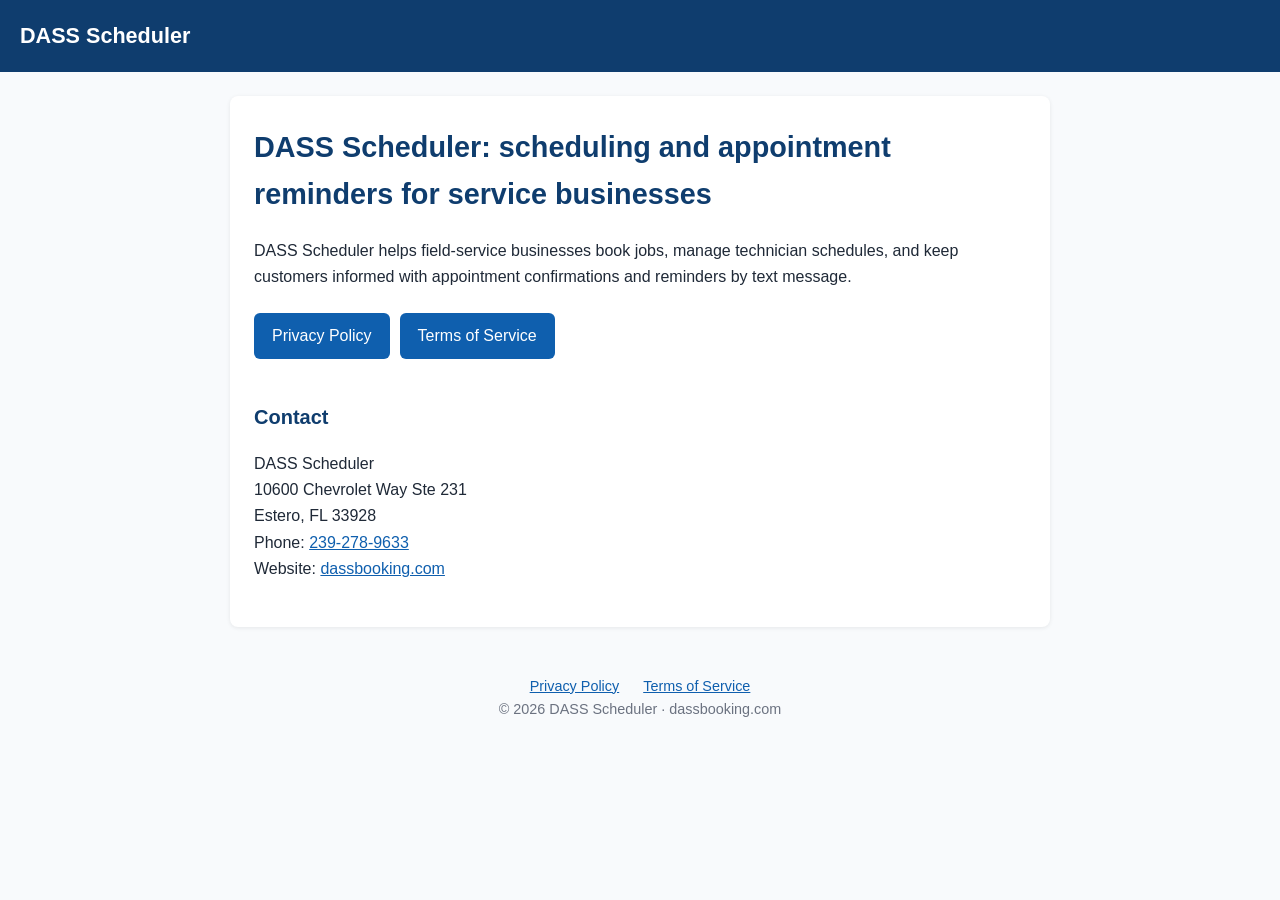
<file: index.html>
<!DOCTYPE html>
<html lang="en"><head><meta charset="utf-8"><meta name="viewport" content="width=device-width,initial-scale=1">
<title>DASS Scheduler</title><link rel="stylesheet" href="/style.css"></head>
<body><header><a href="/">DASS Scheduler</a></header><main>
<h1>DASS Scheduler: scheduling and appointment reminders for service businesses</h1>
<p>DASS Scheduler helps field-service businesses book jobs, manage technician schedules, and keep customers informed with appointment confirmations and reminders by text message.</p>
<div class="btns"><a href="/privacy/">Privacy Policy</a><a href="/terms/">Terms of Service</a></div>
<h2>Contact</h2><p>DASS Scheduler<br>10600 Chevrolet Way Ste 231<br>Estero, FL 33928<br>Phone: <a href="tel:+12392789633">239-278-9633</a><br>Website: <a href="https://dassbooking.com">dassbooking.com</a></p>
</main><footer><a href="/privacy/">Privacy Policy</a> <a href="/terms/">Terms of Service</a><br>&copy; 2026 DASS Scheduler &middot; dassbooking.com</footer></body></html>
</file>
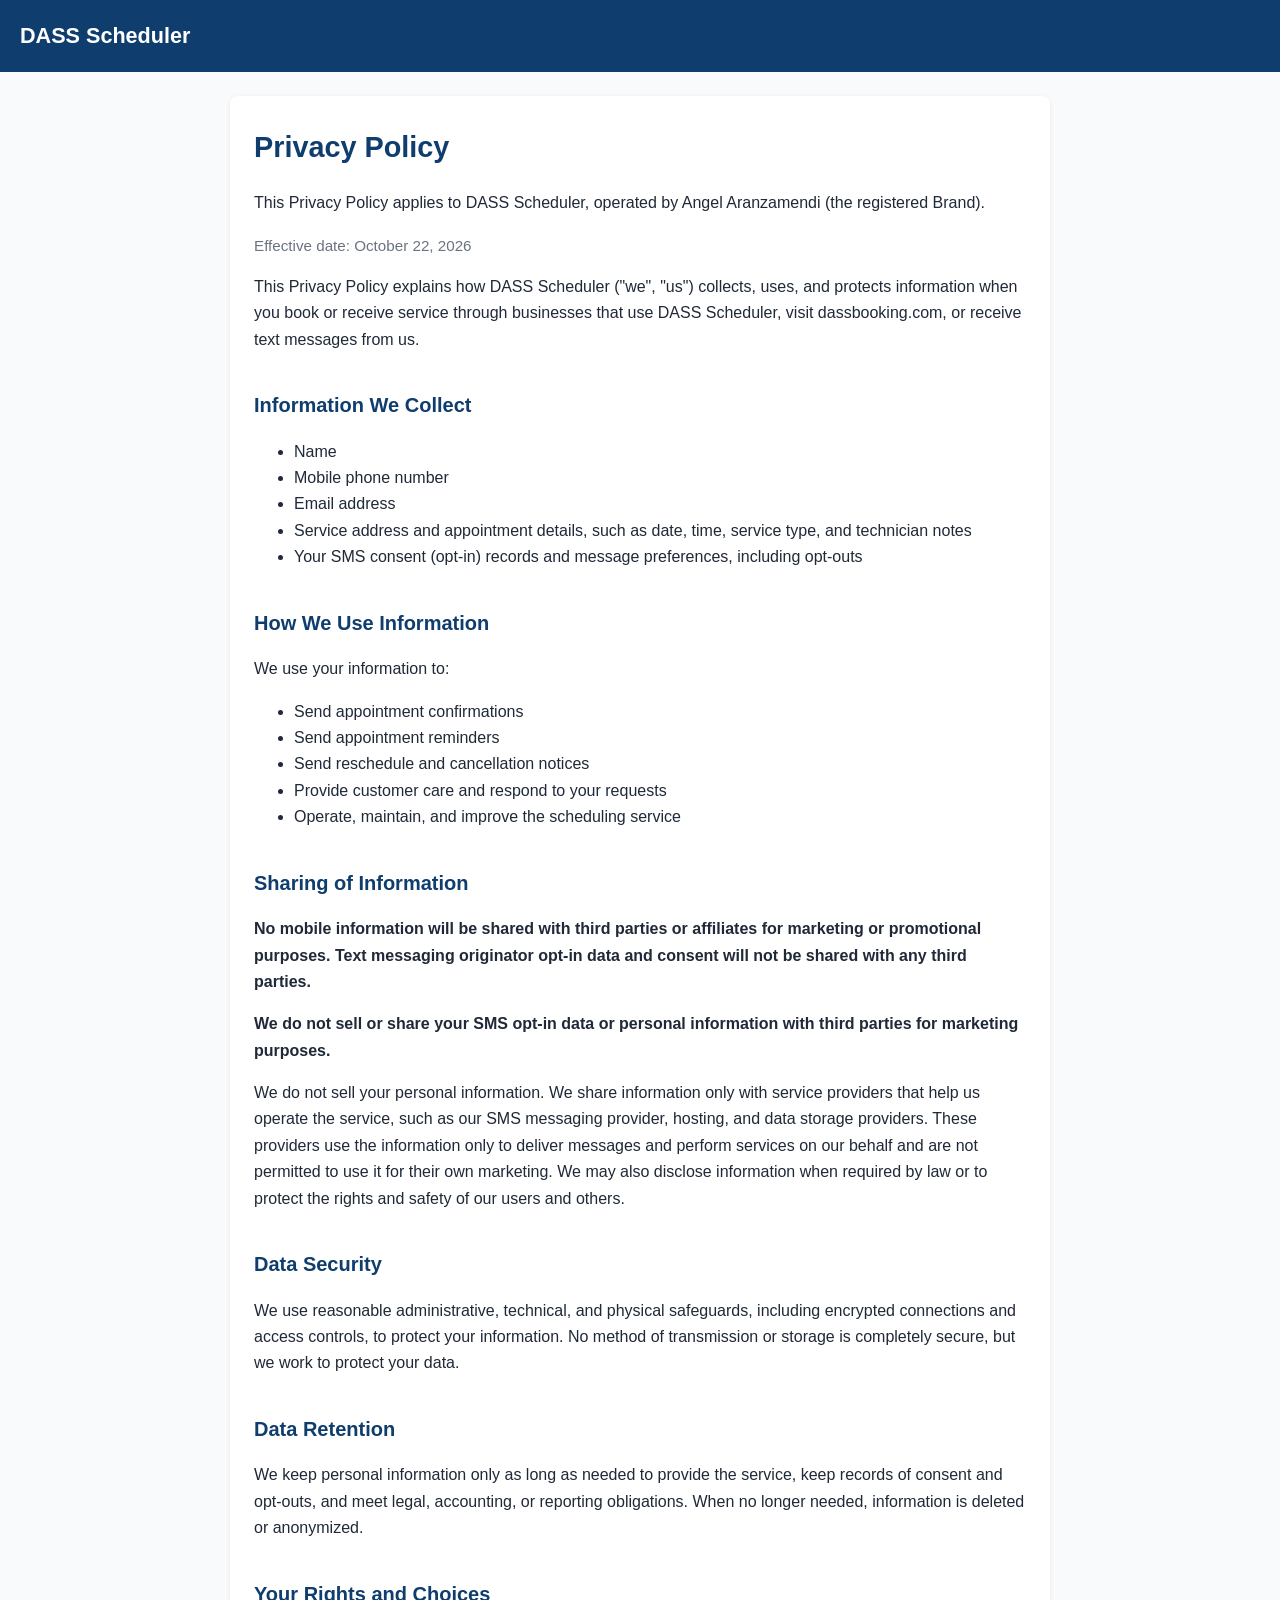
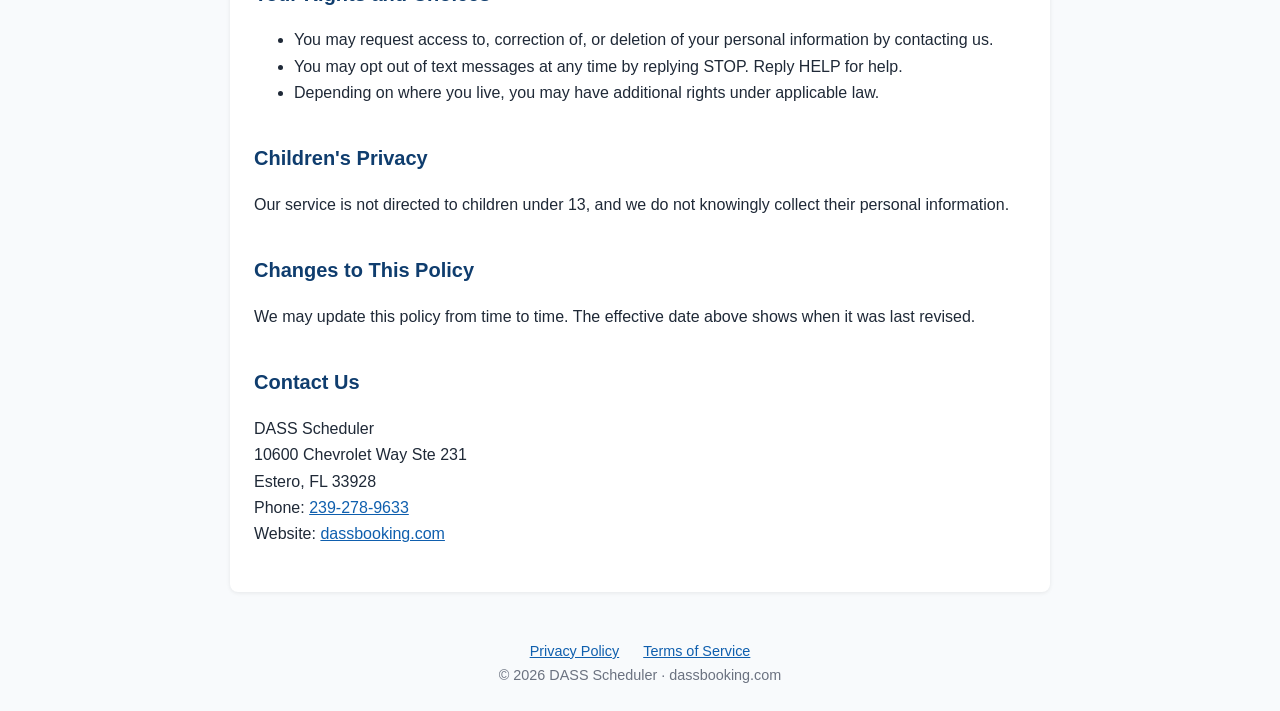
<file: privacy/index.html>
<!DOCTYPE html>
<html lang="en"><head><meta charset="utf-8"><meta name="viewport" content="width=device-width,initial-scale=1">
<title>Privacy Policy | DASS Scheduler</title><link rel="stylesheet" href="/style.css"></head>
<body><header><a href="/">DASS Scheduler</a></header><main>
<h1>Privacy Policy</h1><p>This Privacy Policy applies to DASS Scheduler, operated by Angel Aranzamendi (the registered Brand).</p><p class="meta">Effective date: October 22, 2026</p>
<p>This Privacy Policy explains how DASS Scheduler ("we", "us") collects, uses, and protects information when you book or receive service through businesses that use DASS Scheduler, visit dassbooking.com, or receive text messages from us.</p>
<h2>Information We Collect</h2><ul><li>Name</li><li>Mobile phone number</li><li>Email address</li><li>Service address and appointment details, such as date, time, service type, and technician notes</li><li>Your SMS consent (opt-in) records and message preferences, including opt-outs</li></ul>
<h2>How We Use Information</h2><p>We use your information to:</p><ul><li>Send appointment confirmations</li><li>Send appointment reminders</li><li>Send reschedule and cancellation notices</li><li>Provide customer care and respond to your requests</li><li>Operate, maintain, and improve the scheduling service</li></ul>
<h2>Sharing of Information</h2>
<p><strong>No mobile information will be shared with third parties or affiliates for marketing or promotional purposes. Text messaging originator opt-in data and consent will not be shared with any third parties.</strong></p>
<p><strong>We do not sell or share your SMS opt-in data or personal information with third parties for marketing purposes.</strong></p><p>We do not sell your personal information. We share information only with service providers that help us operate the service, such as our SMS messaging provider, hosting, and data storage providers. These providers use the information only to deliver messages and perform services on our behalf and are not permitted to use it for their own marketing. We may also disclose information when required by law or to protect the rights and safety of our users and others.</p>
<h2>Data Security</h2><p>We use reasonable administrative, technical, and physical safeguards, including encrypted connections and access controls, to protect your information. No method of transmission or storage is completely secure, but we work to protect your data.</p>
<h2>Data Retention</h2><p>We keep personal information only as long as needed to provide the service, keep records of consent and opt-outs, and meet legal, accounting, or reporting obligations. When no longer needed, information is deleted or anonymized.</p>
<h2>Your Rights and Choices</h2><ul><li>You may request access to, correction of, or deletion of your personal information by contacting us.</li><li>You may opt out of text messages at any time by replying STOP. Reply HELP for help.</li><li>Depending on where you live, you may have additional rights under applicable law.</li></ul>
<h2>Children's Privacy</h2><p>Our service is not directed to children under 13, and we do not knowingly collect their personal information.</p>
<h2>Changes to This Policy</h2><p>We may update this policy from time to time. The effective date above shows when it was last revised.</p>
<h2>Contact Us</h2><p>DASS Scheduler<br>10600 Chevrolet Way Ste 231<br>Estero, FL 33928<br>Phone: <a href="tel:+12392789633">239-278-9633</a><br>Website: <a href="https://dassbooking.com">dassbooking.com</a></p>
</main><footer><a href="/privacy/">Privacy Policy</a> <a href="/terms/">Terms of Service</a><br>&copy; 2026 DASS Scheduler &middot; dassbooking.com</footer></body></html>
</file>
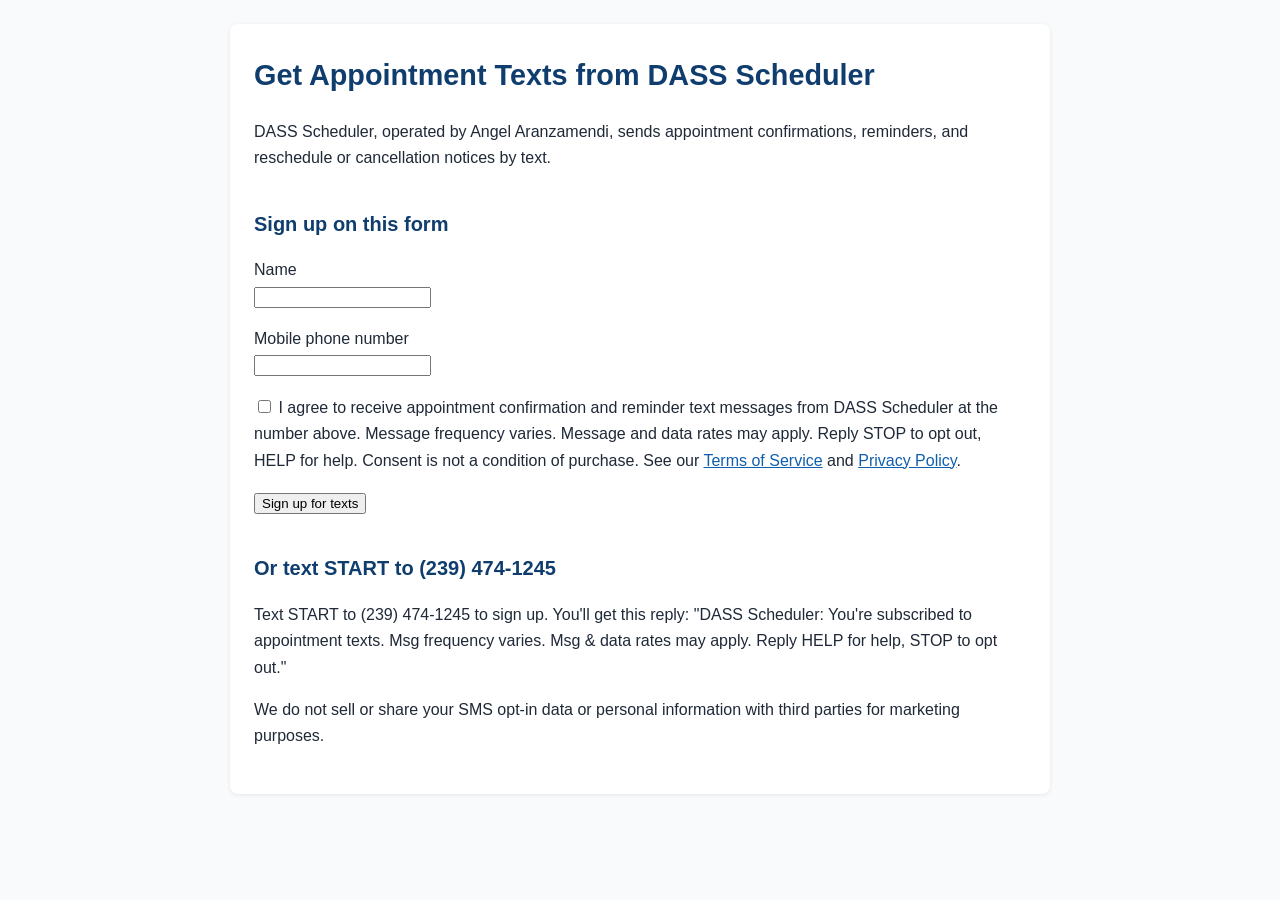
<file: sms/index.html>
<!doctype html><html lang="en"><head><meta charset="utf-8"><meta name="viewport" content="width=device-width,initial-scale=1"><title>Text Message Sign-Up | DASS Scheduler</title><link rel="stylesheet" href="/style.css"></head><body><main>
<h1>Get Appointment Texts from DASS Scheduler</h1>
<p>DASS Scheduler, operated by Angel Aranzamendi, sends appointment confirmations, reminders, and reschedule or cancellation notices by text.</p>
<h2>Sign up on this form</h2>
<form onsubmit="event.preventDefault();this.querySelector('.ok').hidden=false;">
<p><label>Name<br><input name="name" required></label></p>
<p><label>Mobile phone number<br><input name="phone" type="tel" required></label></p>
<p><label><input type="checkbox"> I agree to receive appointment confirmation and reminder text messages from DASS Scheduler at the number above. Message frequency varies. Message and data rates may apply. Reply STOP to opt out, HELP for help. Consent is not a condition of purchase. See our <a href="/terms/">Terms of Service</a> and <a href="/privacy/">Privacy Policy</a>.</label></p>
<p><button type="submit">Sign up for texts</button></p>
<p class="ok" hidden>Thanks! You'll receive a confirmation text shortly.</p>
</form>
<h2>Or text START to (239) 474-1245</h2>
<p>Text START to (239) 474-1245 to sign up. You'll get this reply: "DASS Scheduler: You're subscribed to appointment texts. Msg frequency varies. Msg &amp; data rates may apply. Reply HELP for help, STOP to opt out."</p>
<p>We do not sell or share your SMS opt-in data or personal information with third parties for marketing purposes.</p>
</main></body></html>
</file>
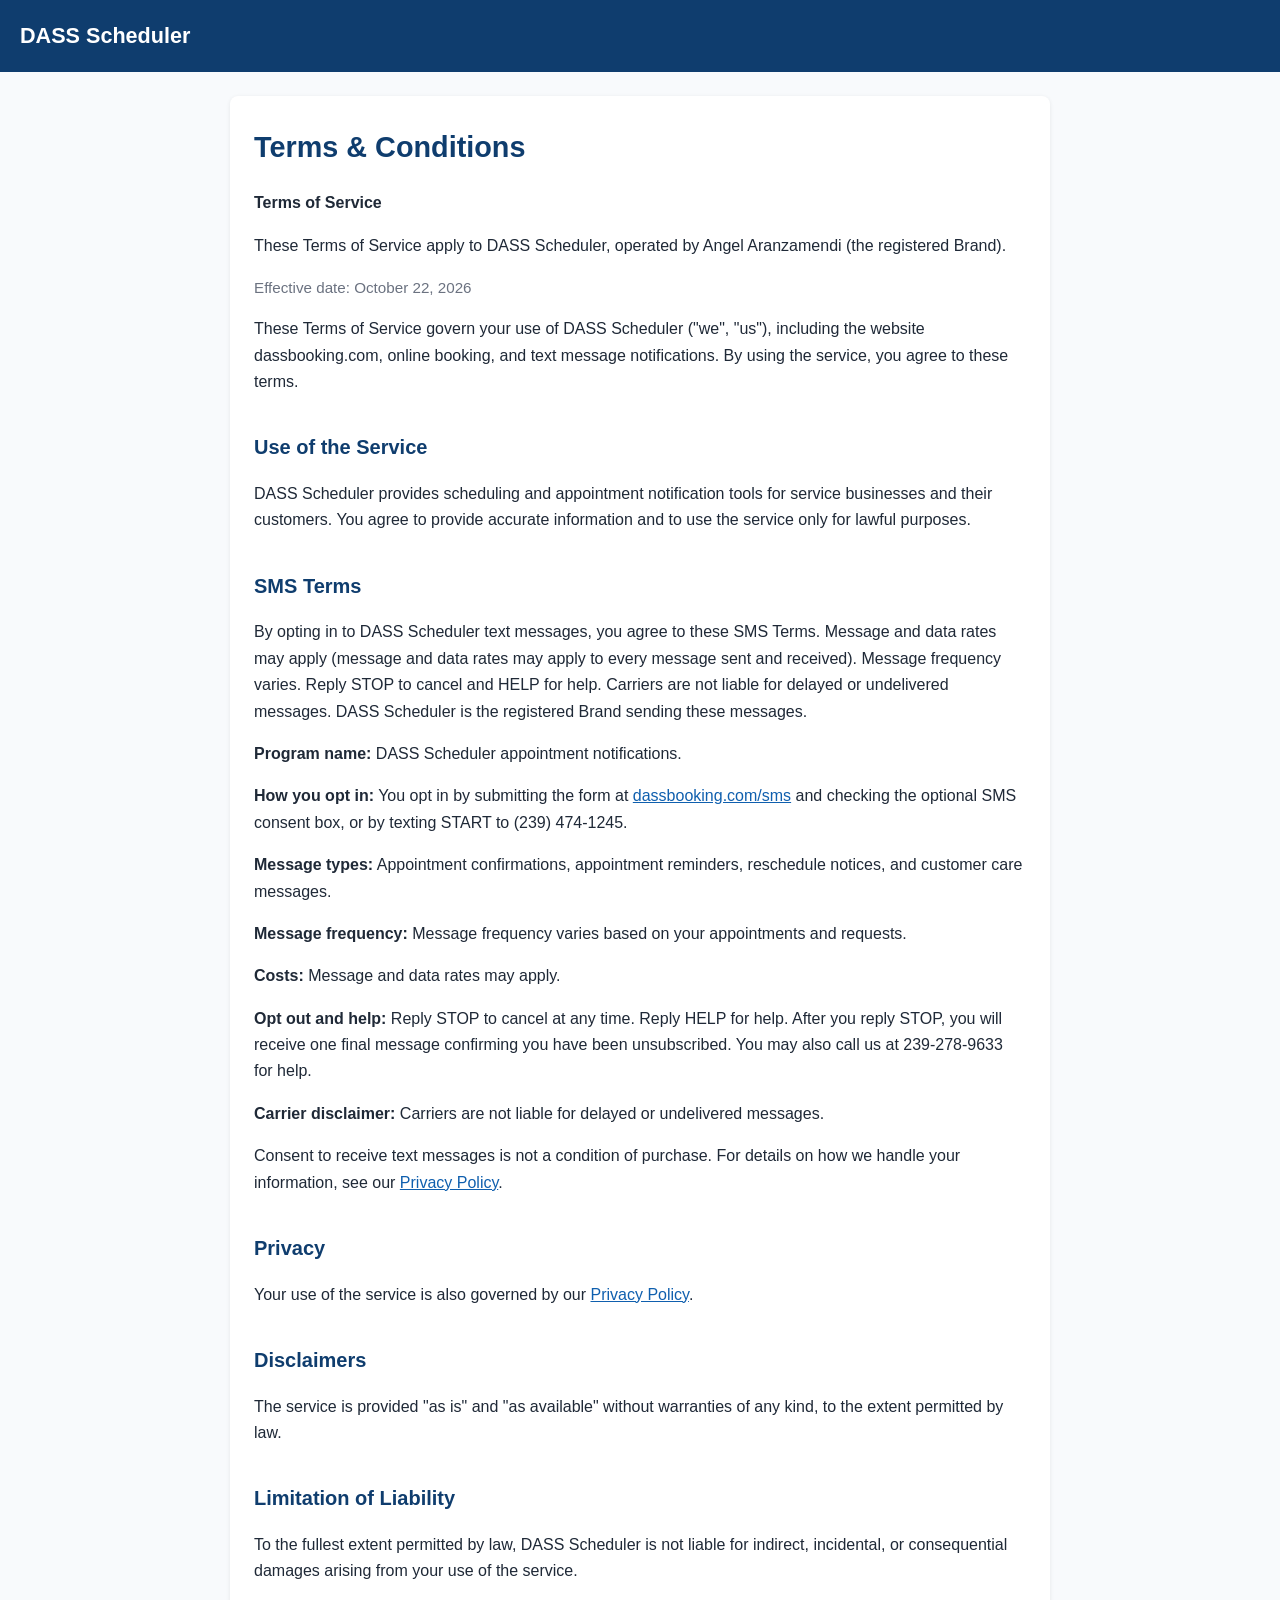
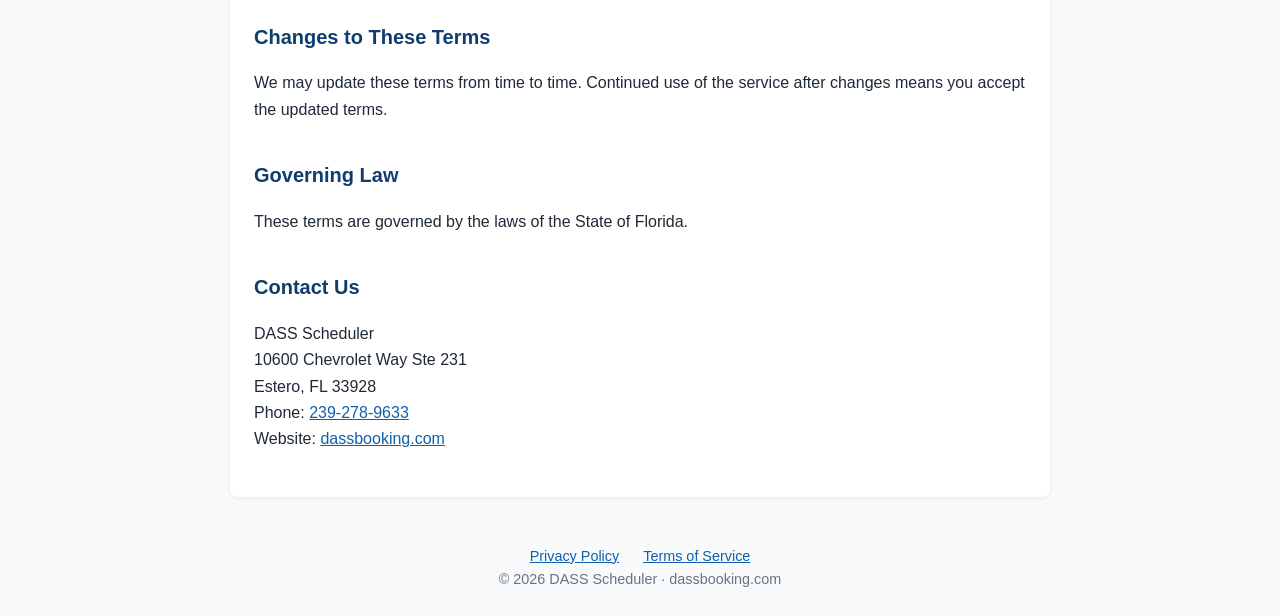
<file: terms/index.html>
<!DOCTYPE html>
<html lang="en"><head><meta charset="utf-8"><meta name="viewport" content="width=device-width,initial-scale=1">
<title>Terms &amp; Conditions (Terms of Service) | DASS Scheduler</title><link rel="stylesheet" href="/style.css"></head>
<body><header><a href="/">DASS Scheduler</a></header><main>
<h1>Terms &amp; Conditions</h1><p><strong>Terms of Service</strong></p><p>These Terms of Service apply to DASS Scheduler, operated by Angel Aranzamendi (the registered Brand).</p><p class="meta">Effective date: October 22, 2026</p>
<p>These Terms of Service govern your use of DASS Scheduler ("we", "us"), including the website dassbooking.com, online booking, and text message notifications. By using the service, you agree to these terms.</p>
<h2>Use of the Service</h2><p>DASS Scheduler provides scheduling and appointment notification tools for service businesses and their customers. You agree to provide accurate information and to use the service only for lawful purposes.</p>
<h2>SMS Terms</h2><p>By opting in to DASS Scheduler text messages, you agree to these SMS Terms. Message and data rates may apply (message and data rates may apply to every message sent and received). Message frequency varies. Reply STOP to cancel and HELP for help. Carriers are not liable for delayed or undelivered messages. DASS Scheduler is the registered Brand sending these messages.</p>
<p><strong>Program name:</strong> DASS Scheduler appointment notifications.</p>
<p><strong>How you opt in:</strong> You opt in by submitting the form at <a href="/sms/">dassbooking.com/sms</a> and checking the optional SMS consent box, or by texting START to (239) 474-1245.</p>
<p><strong>Message types:</strong> Appointment confirmations, appointment reminders, reschedule notices, and customer care messages.</p>
<p><strong>Message frequency:</strong> Message frequency varies based on your appointments and requests.</p>
<p><strong>Costs:</strong> Message and data rates may apply.</p>
<p><strong>Opt out and help:</strong> Reply STOP to cancel at any time. Reply HELP for help. After you reply STOP, you will receive one final message confirming you have been unsubscribed. You may also call us at 239-278-9633 for help.</p>
<p><strong>Carrier disclaimer:</strong> Carriers are not liable for delayed or undelivered messages.</p>
<p>Consent to receive text messages is not a condition of purchase. For details on how we handle your information, see our <a href="/privacy/">Privacy Policy</a>.</p>
<h2>Privacy</h2><p>Your use of the service is also governed by our <a href="/privacy/">Privacy Policy</a>.</p>
<h2>Disclaimers</h2><p>The service is provided "as is" and "as available" without warranties of any kind, to the extent permitted by law.</p>
<h2>Limitation of Liability</h2><p>To the fullest extent permitted by law, DASS Scheduler is not liable for indirect, incidental, or consequential damages arising from your use of the service.</p>
<h2>Changes to These Terms</h2><p>We may update these terms from time to time. Continued use of the service after changes means you accept the updated terms.</p>
<h2>Governing Law</h2><p>These terms are governed by the laws of the State of Florida.</p>
<h2>Contact Us</h2><p>DASS Scheduler<br>10600 Chevrolet Way Ste 231<br>Estero, FL 33928<br>Phone: <a href="tel:+12392789633">239-278-9633</a><br>Website: <a href="https://dassbooking.com">dassbooking.com</a></p>
</main><footer><a href="/privacy/">Privacy Policy</a> <a href="/terms/">Terms of Service</a><br>&copy; 2026 DASS Scheduler &middot; dassbooking.com</footer></body></html>
</file>
<file: style.css>
*{box-sizing:border-box}body{margin:0;font-family:-apple-system,BlinkMacSystemFont,"Segoe UI",Roboto,Helvetica,Arial,sans-serif;color:#1f2937;background:#f8fafc;line-height:1.65}
header{background:#0f3d6e;color:#fff;padding:18px 20px}header a{color:#fff;text-decoration:none;font-size:1.35rem;font-weight:700}
main{max-width:820px;margin:24px auto;background:#fff;padding:28px 24px;border-radius:8px;box-shadow:0 1px 4px rgba(0,0,0,.08)}
h1{color:#0f3d6e;margin-top:0;font-size:1.8rem}h2{color:#0f3d6e;font-size:1.25rem;margin-top:1.8em}a{color:#0f5fae}
.meta{color:#6b7280;font-size:.95rem}.btns a{display:inline-block;margin:6px 10px 6px 0;padding:10px 18px;background:#0f5fae;color:#fff;border-radius:6px;text-decoration:none}
footer{text-align:center;padding:24px 16px;color:#6b7280;font-size:.9rem}footer a{margin:0 10px}
@media(max-width:600px){main{margin:0;border-radius:0;padding:20px 16px}h1{font-size:1.5rem}}
</file>
